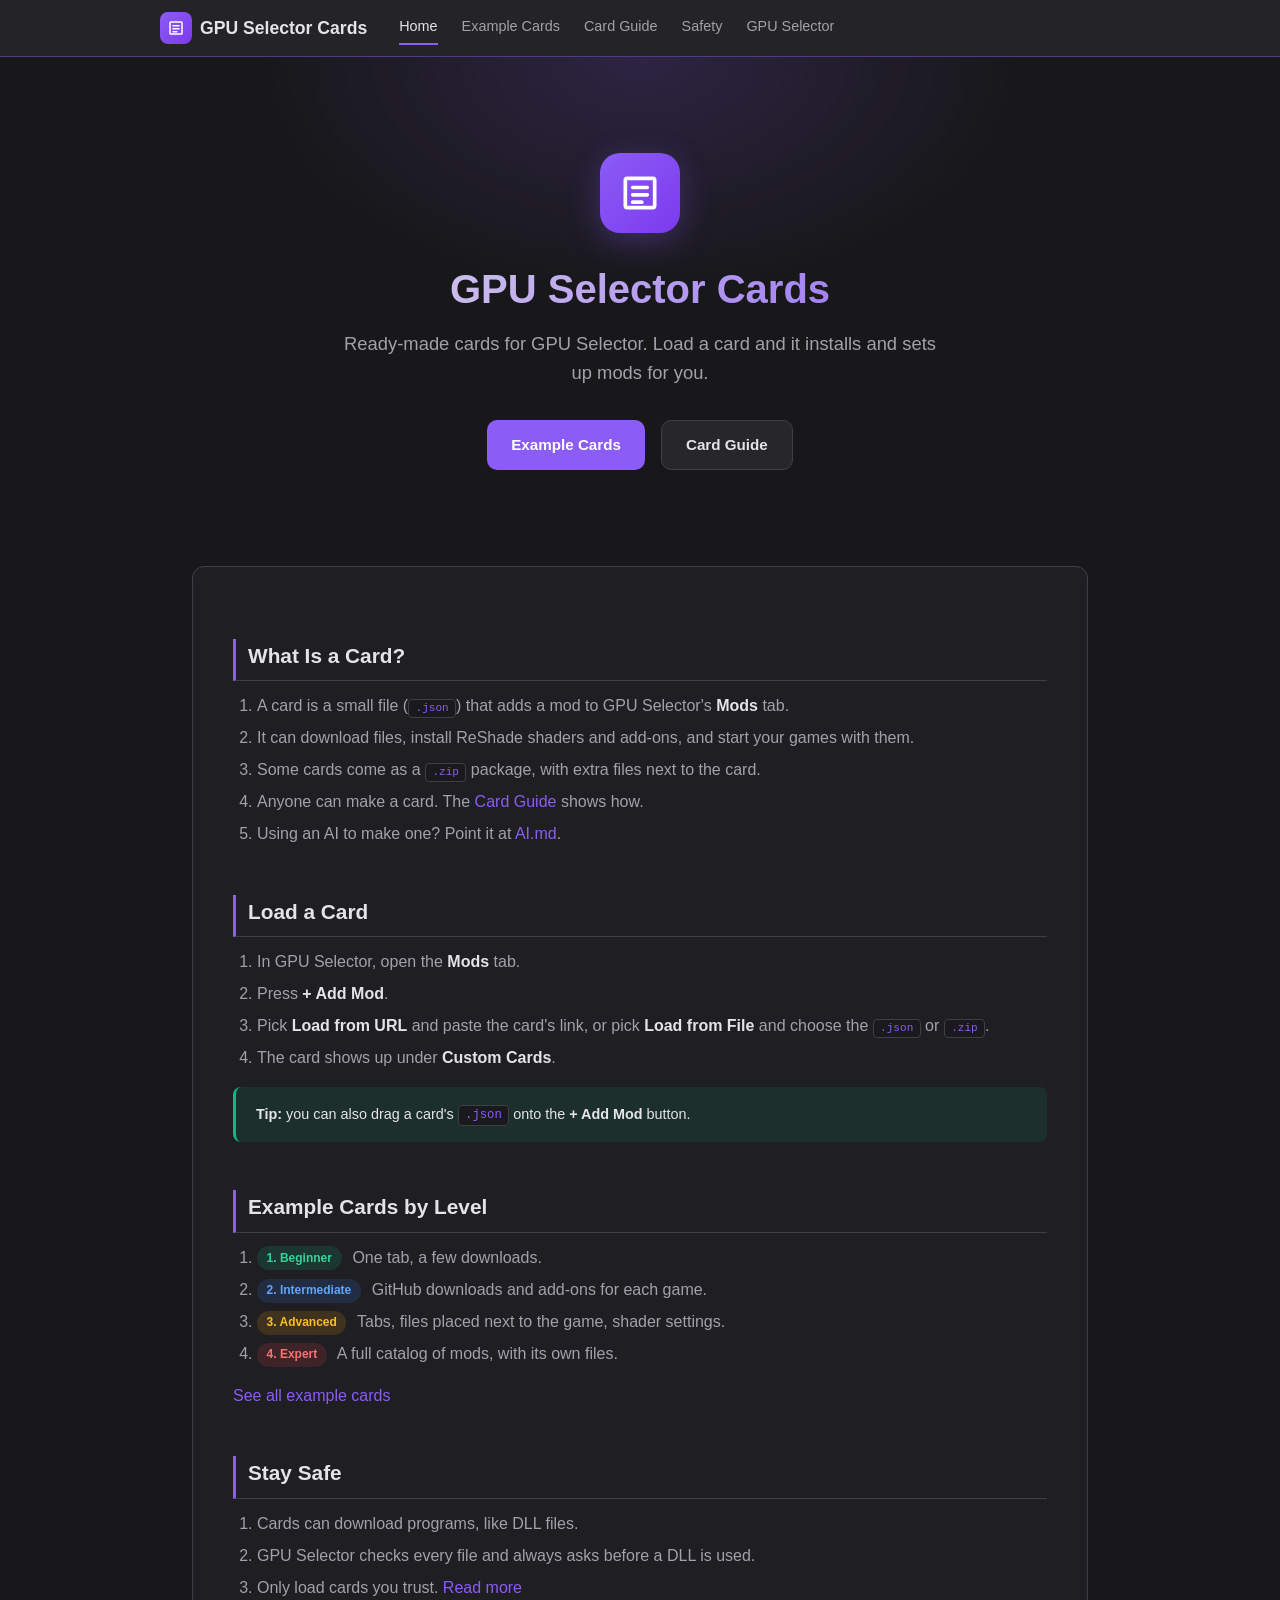
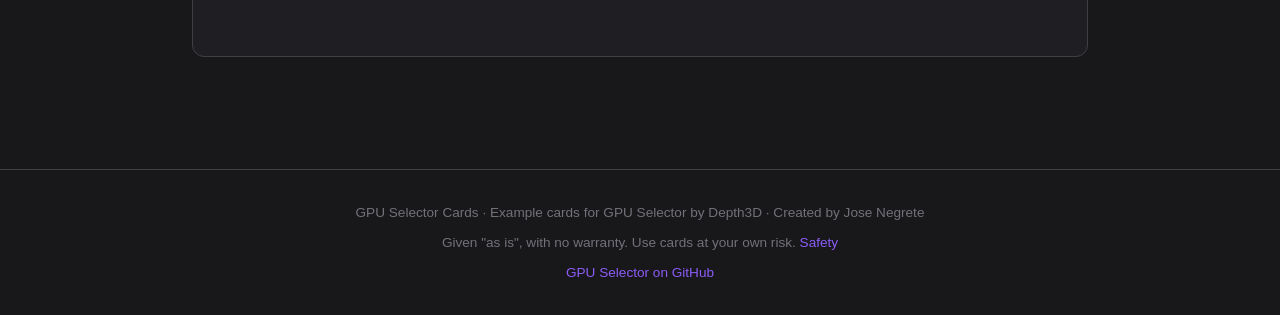
<file: docs/index.html>
<!DOCTYPE html>
<html lang="en">
<head>
    <meta charset="UTF-8">
    <meta name="viewport" content="width=device-width, initial-scale=1.0">
    <title>Home - GPU Selector Cards</title>
    <link rel="icon" href="assets/favicon.ico">
    <link rel="stylesheet" href="assets/style.css">
    <link rel="stylesheet" href="assets/cards.css">
</head>
<body>

<nav class="nav">
    <div class="nav-inner">
        <a href="index.html" class="nav-brand">
            <div class="nav-icon">
                <svg fill="none" stroke="currentColor" viewBox="0 0 24 24"><path stroke-linecap="round" stroke-linejoin="round" stroke-width="2" d="M4 5a1 1 0 011-1h14a1 1 0 011 1v14a1 1 0 01-1 1H5a1 1 0 01-1-1V5zM8 9h8M8 13h8M8 17h5"/></svg>
            </div>
            GPU Selector Cards
        </a>
        <button class="nav-toggle" aria-label="Toggle navigation">
            <svg fill="none" stroke="currentColor" viewBox="0 0 24 24"><path stroke-linecap="round" stroke-linejoin="round" stroke-width="2" d="M4 6h16M4 12h16M4 18h16"/></svg>
        </button>
        <div class="nav-links">
            <a href="index.html" class="active">Home</a>
            <a href="cards.html">Example Cards</a>
            <a href="guide.html">Card Guide</a>
            <a href="safety.html">Safety</a>
            <a href="https://blueskydefender.github.io/GPUSelector/">GPU Selector</a>
        </div>
    </div>
</nav>

<div class="container">
<section class="hero">
    <div class="hero-icon">
        <svg fill="none" stroke="currentColor" viewBox="0 0 24 24"><path stroke-linecap="round" stroke-linejoin="round" stroke-width="2" d="M4 5a1 1 0 011-1h14a1 1 0 011 1v14a1 1 0 01-1 1H5a1 1 0 01-1-1V5zM8 9h8M8 13h8M8 17h5"/></svg>
    </div>
    <h1>GPU Selector Cards</h1>
    <p>Ready-made cards for GPU Selector. Load a card and it installs and sets up mods for you.</p>
    <div class="hero-buttons">
        <a href="cards.html" class="btn btn-primary">Example Cards</a>
        <a href="guide.html" class="btn btn-secondary">Card Guide</a>
    </div>
</section>

<div class="guide-content">
    <h2>What Is a Card?</h2>
    <div class="section-content">
        <ol>
            <li>A card is a small file (<code>.json</code>) that adds a mod to GPU Selector's <strong>Mods</strong> tab.</li>
            <li>It can download files, install ReShade shaders and add-ons, and start your games with them.</li>
            <li>Some cards come as a <code>.zip</code> package, with extra files next to the card.</li>
            <li>Anyone can make a card. The <a href="guide.html">Card Guide</a> shows how.</li>
            <li>Using an AI to make one? Point it at <a href="https://github.com/BlueSkyDefender/GPU-Selector-Cards/blob/main/AI.md">AI.md</a>.</li>
        </ol>
    </div>

    <h2>Load a Card</h2>
    <div class="section-content">
        <ol>
            <li>In GPU Selector, open the <strong>Mods</strong> tab.</li>
            <li>Press <strong>+ Add Mod</strong>.</li>
            <li>Pick <strong>Load from URL</strong> and paste the card's link, or pick <strong>Load from File</strong> and choose the <code>.json</code> or <code>.zip</code>.</li>
            <li>The card shows up under <strong>Custom Cards</strong>.</li>
        </ol>
        <div class="tip">
            <strong>Tip:</strong> you can also drag a card's <code>.json</code> onto the <strong>+ Add Mod</strong> button.
        </div>
    </div>

    <h2>Example Cards by Level</h2>
    <div class="section-content">
        <ol>
            <li><span class="level level-1">1. Beginner</span> One tab, a few downloads.</li>
            <li><span class="level level-2">2. Intermediate</span> GitHub downloads and add-ons for each game.</li>
            <li><span class="level level-3">3. Advanced</span> Tabs, files placed next to the game, shader settings.</li>
            <li><span class="level level-4">4. Expert</span> A full catalog of mods, with its own files.</li>
        </ol>
        <p><a href="cards.html">See all example cards</a></p>
    </div>

    <h2>Stay Safe</h2>
    <div class="section-content">
        <ol>
            <li>Cards can download programs, like DLL files.</li>
            <li>GPU Selector checks every file and always asks before a DLL is used.</li>
            <li>Only load cards you trust. <a href="safety.html">Read more</a></li>
        </ol>
    </div>
</div>

</div>

<footer class="footer">
    <p>GPU Selector Cards &middot; Example cards for GPU Selector by Depth3D &middot; Created by Jose Negrete</p>
    <p style="margin-top: 0.5rem;">Given "as is", with no warranty. Use cards at your own risk. <a href="safety.html">Safety</a></p>
    <p style="margin-top: 0.5rem;">
        <a href="https://github.com/BlueSkyDefender/GPUSelector">GPU Selector on GitHub</a>
    </p>
</footer>

<script>
// Mobile nav toggle
const navToggle = document.querySelector('.nav-toggle');
const navLinks = document.querySelector('.nav-links');
if (navToggle) {
    navToggle.addEventListener('click', () => navLinks.classList.toggle('open'));
}

// Keep it shrimple: a few words have a 5% chance each to become a sea-food pun on each visit
// ("simple" -> "shrimple", "really" -> "krilly"...). Whole words only, capitals kept, code left alone.
(function ()
{
    const walker = document.createTreeWalker(document.body, NodeFilter.SHOW_TEXT,
    {
        acceptNode(node)
        {
            return node.parentElement && node.parentElement.closest('code, pre, script, style, textarea')
                ? NodeFilter.FILTER_REJECT : NodeFilter.FILTER_ACCEPT;
        }
    });
    const nodes = [];
    while (walker.nextNode())
    {
        nodes.push(walker.currentNode);
    }
    const puns = [
        [/\bsimple\b/gi, 'shrimple'], [/\bsimply\b/gi, 'shrimply'], [/\bperfect\b/gi, 'prawnfect'],
        [/\breally\b/gi, 'krilly'], [/\bsure\b/gi, 'shore'], [/\bcalm\b/gi, 'clam'],
        [/\bshell\b/gi, 'shellfish'], [/\boh my god\b/gi, 'oh my cod']
    ];
    // The pun in the word's own capitals: Simple -> Shrimple, SIMPLE -> SHRIMPLE
    function sameCase(word, pun)
    {
        if (word === word.toUpperCase())
        {
            return pun.toUpperCase();
        }
        return word[0] === word[0].toUpperCase() ? pun[0].toUpperCase() + pun.slice(1) : pun;
    }
    for (const node of nodes)
    {
        let text = node.nodeValue;
        for (const [pattern, pun] of puns)
        {
            text = text.replace(pattern, word => Math.random() < 0.05 ? sameCase(word, pun) : word);
        }
        node.nodeValue = text;
    }
})();
</script>

</body>
</html>
</file>
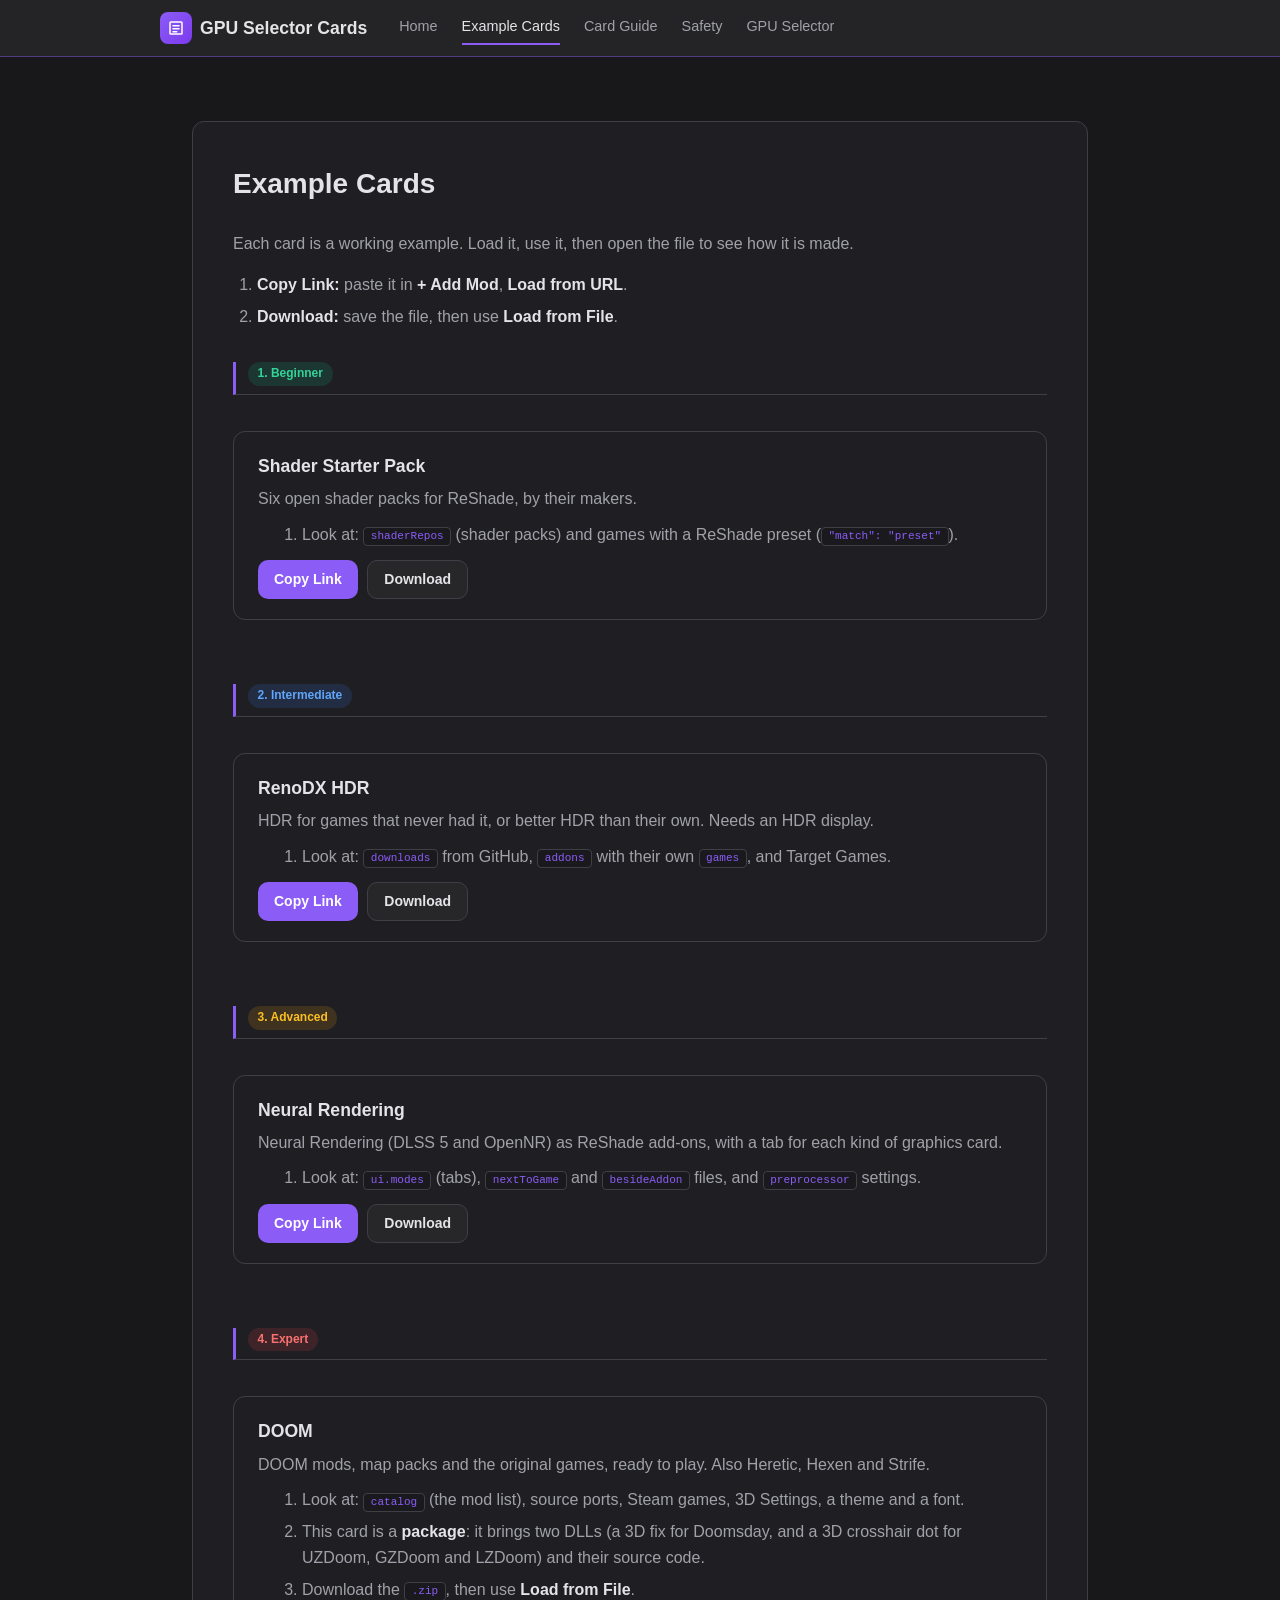
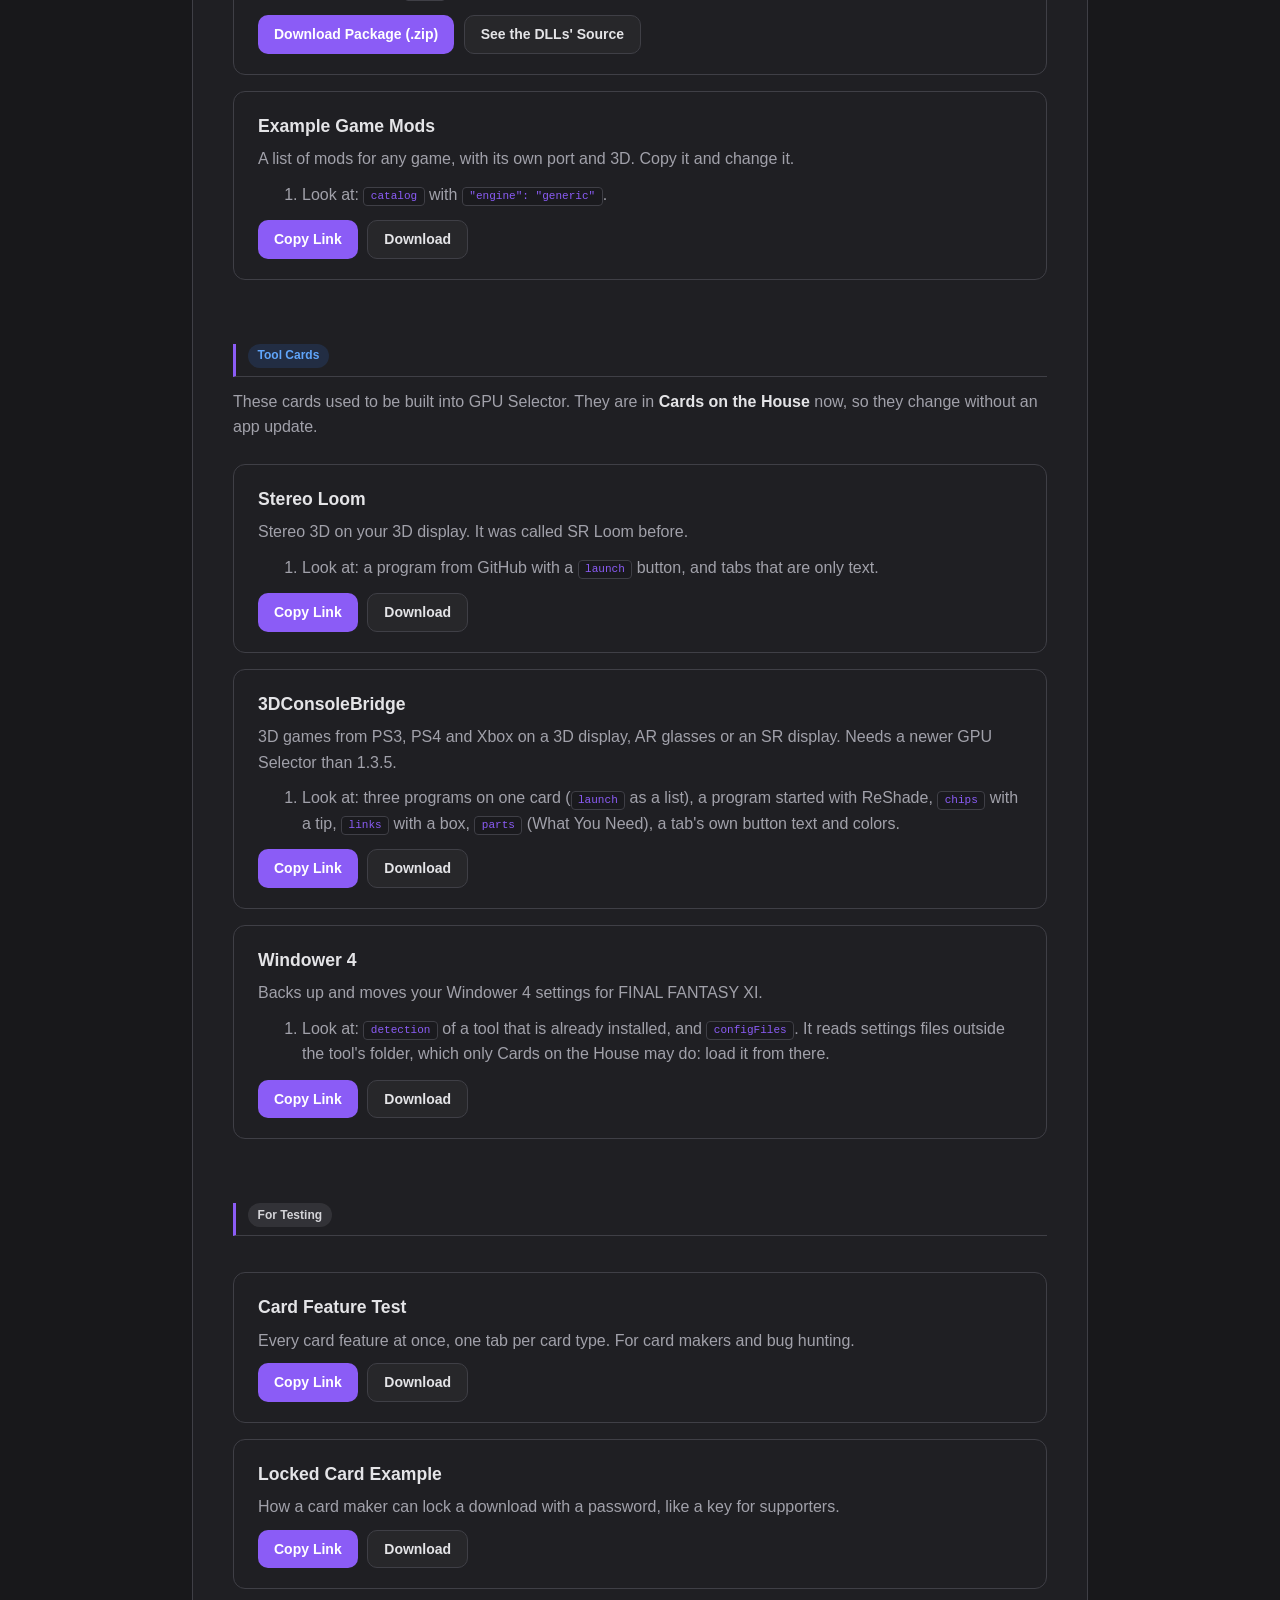
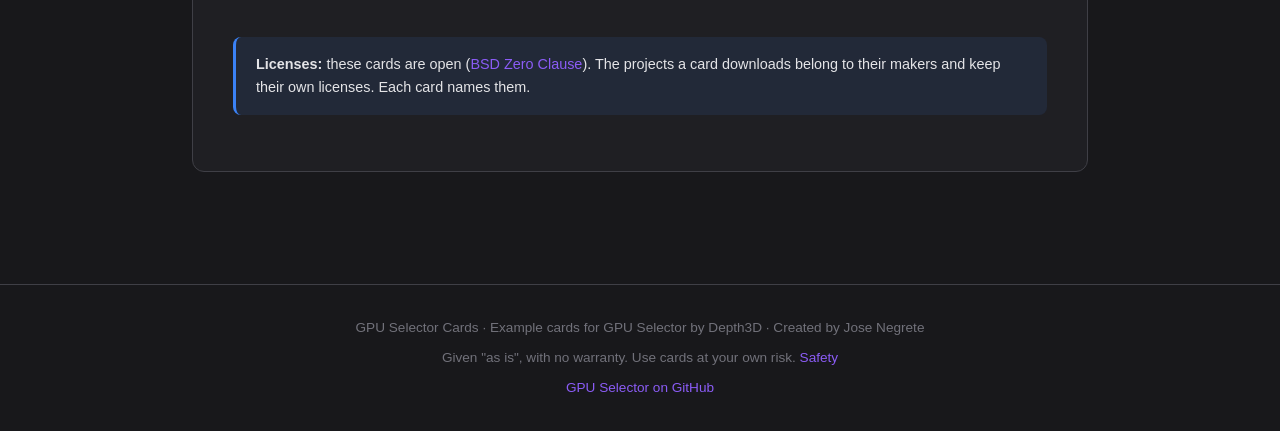
<file: docs/cards.html>
<!DOCTYPE html>
<html lang="en">
<head>
    <meta charset="UTF-8">
    <meta name="viewport" content="width=device-width, initial-scale=1.0">
    <title>Example Cards - GPU Selector Cards</title>
    <link rel="icon" href="assets/favicon.ico">
    <link rel="stylesheet" href="assets/style.css">
    <link rel="stylesheet" href="assets/cards.css">
</head>
<body>

<nav class="nav">
    <div class="nav-inner">
        <a href="index.html" class="nav-brand">
            <div class="nav-icon">
                <svg fill="none" stroke="currentColor" viewBox="0 0 24 24"><path stroke-linecap="round" stroke-linejoin="round" stroke-width="2" d="M4 5a1 1 0 011-1h14a1 1 0 011 1v14a1 1 0 01-1 1H5a1 1 0 01-1-1V5zM8 9h8M8 13h8M8 17h5"/></svg>
            </div>
            GPU Selector Cards
        </a>
        <button class="nav-toggle" aria-label="Toggle navigation">
            <svg fill="none" stroke="currentColor" viewBox="0 0 24 24"><path stroke-linecap="round" stroke-linejoin="round" stroke-width="2" d="M4 6h16M4 12h16M4 18h16"/></svg>
        </button>
        <div class="nav-links">
            <a href="index.html">Home</a>
            <a href="cards.html" class="active">Example Cards</a>
            <a href="guide.html">Card Guide</a>
            <a href="safety.html">Safety</a>
            <a href="https://blueskydefender.github.io/GPUSelector/">GPU Selector</a>
        </div>
    </div>
</nav>

<div class="container">
<div class="guide-content">
    <h1>Example Cards</h1>
    <p>Each card is a working example. Load it, use it, then open the file to see how it is made.</p>
    <ol>
        <li><strong>Copy Link:</strong> paste it in <strong>+ Add Mod</strong>, <strong>Load from URL</strong>.</li>
        <li><strong>Download:</strong> save the file, then use <strong>Load from File</strong>.</li>
    </ol>

    <h2><span class="level level-1">1. Beginner</span></h2>
    <div class="section-content">
        <div class="card-list">
            <div class="card-item">
                <h3>Shader Starter Pack</h3>
                <p>Six open shader packs for ReShade, by their makers.</p>
                <ol>
                    <li>Look at: <code>shaderRepos</code> (shader packs) and games with a ReShade preset (<code>"match": "preset"</code>).</li>
                </ol>
                <div class="card-buttons">
                    <a class="btn btn-primary" href="#" data-copy="cards/1-beginner/shader-starter-pack/shader_starter_pack.json">Copy Link</a>
                    <a class="btn btn-secondary" href="cards/1-beginner/shader-starter-pack/shader_starter_pack.json" download>Download</a>
                </div>
            </div>
        </div>
    </div>

    <h2><span class="level level-2">2. Intermediate</span></h2>
    <div class="section-content">
        <div class="card-list">
            <div class="card-item">
                <h3>RenoDX HDR</h3>
                <p>HDR for games that never had it, or better HDR than their own. Needs an HDR display.</p>
                <ol>
                    <li>Look at: <code>downloads</code> from GitHub, <code>addons</code> with their own <code>games</code>, and Target Games.</li>
                </ol>
                <div class="card-buttons">
                    <a class="btn btn-primary" href="#" data-copy="cards/2-intermediate/renodx-hdr/renodx_hdr.json">Copy Link</a>
                    <a class="btn btn-secondary" href="cards/2-intermediate/renodx-hdr/renodx_hdr.json" download>Download</a>
                </div>
            </div>
        </div>
    </div>

    <h2><span class="level level-3">3. Advanced</span></h2>
    <div class="section-content">
        <div class="card-list">
            <div class="card-item">
                <h3>Neural Rendering</h3>
                <p>Neural Rendering (DLSS 5 and OpenNR) as ReShade add-ons, with a tab for each kind of graphics card.</p>
                <ol>
                    <li>Look at: <code>ui.modes</code> (tabs), <code>nextToGame</code> and <code>besideAddon</code> files, and <code>preprocessor</code> settings.</li>
                </ol>
                <div class="card-buttons">
                    <a class="btn btn-primary" href="#" data-copy="cards/3-advanced/neural-rendering/neural_rendering.json">Copy Link</a>
                    <a class="btn btn-secondary" href="cards/3-advanced/neural-rendering/neural_rendering.json" download>Download</a>
                </div>
            </div>
        </div>
    </div>

    <h2><span class="level level-4">4. Expert</span></h2>
    <div class="section-content">
        <div class="card-list">
            <div class="card-item">
                <h3>DOOM</h3>
                <p>DOOM mods, map packs and the original games, ready to play. Also Heretic, Hexen and Strife.</p>
                <ol>
                    <li>Look at: <code>catalog</code> (the mod list), source ports, Steam games, 3D Settings, a theme and a font.</li>
                    <li>This card is a <strong>package</strong>: it brings two DLLs (a 3D fix for Doomsday, and a 3D crosshair dot for UZDoom, GZDoom and LZDoom) and their source code.</li>
                    <li>Download the <code>.zip</code>, then use <strong>Load from File</strong>.</li>
                </ol>
                <div class="card-buttons">
                    <a class="btn btn-primary" href="cards/4-expert/doom/doom_card_package.zip" download>Download Package (.zip)</a>
                    <a class="btn btn-secondary" href="https://github.com/BlueSkyDefender/GPU-Selector-Cards/tree/main/source">See the DLLs' Source</a>
                </div>
            </div>
            <div class="card-item">
                <h3>Example Game Mods</h3>
                <p>A list of mods for any game, with its own port and 3D. Copy it and change it.</p>
                <ol>
                    <li>Look at: <code>catalog</code> with <code>"engine": "generic"</code>.</li>
                </ol>
                <div class="card-buttons">
                    <a class="btn btn-primary" href="#" data-copy="cards/4-expert/any-game-catalog/any_game_catalog.json">Copy Link</a>
                    <a class="btn btn-secondary" href="cards/4-expert/any-game-catalog/any_game_catalog.json" download>Download</a>
                </div>
            </div>
        </div>
    </div>

    <h2><span class="level level-2">Tool Cards</span></h2>
    <div class="section-content">
        <p>These cards used to be built into GPU Selector. They are in <strong>Cards on the House</strong> now, so they change without an app update.</p>
        <div class="card-list">
            <div class="card-item">
                <h3>Stereo Loom</h3>
                <p>Stereo 3D on your 3D display. It was called SR Loom before.</p>
                <ol>
                    <li>Look at: a program from GitHub with a <code>launch</code> button, and tabs that are only text.</li>
                </ol>
                <div class="card-buttons">
                    <a class="btn btn-primary" href="#" data-copy="cards/tools/stereo-loom/stereo_loom.json">Copy Link</a>
                    <a class="btn btn-secondary" href="cards/tools/stereo-loom/stereo_loom.json" download>Download</a>
                </div>
            </div>
            <div class="card-item">
                <h3>3DConsoleBridge</h3>
                <p>3D games from PS3, PS4 and Xbox on a 3D display, AR glasses or an SR display. Needs a newer GPU Selector than 1.3.5.</p>
                <ol>
                    <li>Look at: three programs on one card (<code>launch</code> as a list), a program started with ReShade, <code>chips</code> with a tip, <code>links</code> with a box, <code>parts</code> (What You Need), a tab's own button text and colors.</li>
                </ol>
                <div class="card-buttons">
                    <a class="btn btn-primary" href="#" data-copy="cards/tools/3dconsolebridge/3dconsolebridge.json">Copy Link</a>
                    <a class="btn btn-secondary" href="cards/tools/3dconsolebridge/3dconsolebridge.json" download>Download</a>
                </div>
            </div>
            <div class="card-item">
                <h3>Windower 4</h3>
                <p>Backs up and moves your Windower 4 settings for FINAL FANTASY XI.</p>
                <ol>
                    <li>Look at: <code>detection</code> of a tool that is already installed, and <code>configFiles</code>. It reads settings files outside the tool's folder, which only Cards on the House may do: load it from there.</li>
                </ol>
                <div class="card-buttons">
                    <a class="btn btn-primary" href="#" data-copy="cards/tools/windower-4/windower_4.json">Copy Link</a>
                    <a class="btn btn-secondary" href="cards/tools/windower-4/windower_4.json" download>Download</a>
                </div>
            </div>
        </div>
    </div>

    <h2><span class="level level-test">For Testing</span></h2>
    <div class="section-content">
        <div class="card-list">
            <div class="card-item">
                <h3>Card Feature Test</h3>
                <p>Every card feature at once, one tab per card type. For card makers and bug hunting.</p>
                <div class="card-buttons">
                    <a class="btn btn-primary" href="#" data-copy="cards/testing/feature-test/feature_test.json">Copy Link</a>
                    <a class="btn btn-secondary" href="cards/testing/feature-test/feature_test.json" download>Download</a>
                </div>
            </div>
            <div class="card-item">
                <h3>Locked Card Example</h3>
                <p>How a card maker can lock a download with a password, like a key for supporters.</p>
                <div class="card-buttons">
                    <a class="btn btn-primary" href="#" data-copy="cards/testing/locked-card-example/locked_card_example.json">Copy Link</a>
                    <a class="btn btn-secondary" href="cards/testing/locked-card-example/locked_card_example.json" download>Download</a>
                </div>
            </div>
        </div>
    </div>

    <div class="note">
        <strong>Licenses:</strong> these cards are open (<a href="https://github.com/BlueSkyDefender/GPU-Selector-Cards/blob/main/LICENSE">BSD Zero Clause</a>). The projects a card downloads belong to their makers and keep their own licenses. Each card names them.
    </div>
</div>

<script>
// "Copy Link": the full link to the card on this site, for Load from URL
document.querySelectorAll('[data-copy]').forEach(button =>
{
    button.addEventListener('click', event =>
    {
        event.preventDefault();
        const link = new URL(button.dataset.copy, location.href).href;
        navigator.clipboard.writeText(link).then(() =>
        {
            const text = button.textContent;
            button.textContent = 'Copied';
            setTimeout(() => { button.textContent = text; }, 1500);
        });
    });
});
</script>

</div>

<footer class="footer">
    <p>GPU Selector Cards &middot; Example cards for GPU Selector by Depth3D &middot; Created by Jose Negrete</p>
    <p style="margin-top: 0.5rem;">Given "as is", with no warranty. Use cards at your own risk. <a href="safety.html">Safety</a></p>
    <p style="margin-top: 0.5rem;">
        <a href="https://github.com/BlueSkyDefender/GPUSelector">GPU Selector on GitHub</a>
    </p>
</footer>

<script>
// Mobile nav toggle
const navToggle = document.querySelector('.nav-toggle');
const navLinks = document.querySelector('.nav-links');
if (navToggle) {
    navToggle.addEventListener('click', () => navLinks.classList.toggle('open'));
}

// Keep it shrimple: a few words have a 5% chance each to become a sea-food pun on each visit
// ("simple" -> "shrimple", "really" -> "krilly"...). Whole words only, capitals kept, code left alone.
(function ()
{
    const walker = document.createTreeWalker(document.body, NodeFilter.SHOW_TEXT,
    {
        acceptNode(node)
        {
            return node.parentElement && node.parentElement.closest('code, pre, script, style, textarea')
                ? NodeFilter.FILTER_REJECT : NodeFilter.FILTER_ACCEPT;
        }
    });
    const nodes = [];
    while (walker.nextNode())
    {
        nodes.push(walker.currentNode);
    }
    const puns = [
        [/\bsimple\b/gi, 'shrimple'], [/\bsimply\b/gi, 'shrimply'], [/\bperfect\b/gi, 'prawnfect'],
        [/\breally\b/gi, 'krilly'], [/\bsure\b/gi, 'shore'], [/\bcalm\b/gi, 'clam'],
        [/\bshell\b/gi, 'shellfish'], [/\boh my god\b/gi, 'oh my cod']
    ];
    // The pun in the word's own capitals: Simple -> Shrimple, SIMPLE -> SHRIMPLE
    function sameCase(word, pun)
    {
        if (word === word.toUpperCase())
        {
            return pun.toUpperCase();
        }
        return word[0] === word[0].toUpperCase() ? pun[0].toUpperCase() + pun.slice(1) : pun;
    }
    for (const node of nodes)
    {
        let text = node.nodeValue;
        for (const [pattern, pun] of puns)
        {
            text = text.replace(pattern, word => Math.random() < 0.05 ? sameCase(word, pun) : word);
        }
        node.nodeValue = text;
    }
})();
</script>

</body>
</html>
</file>
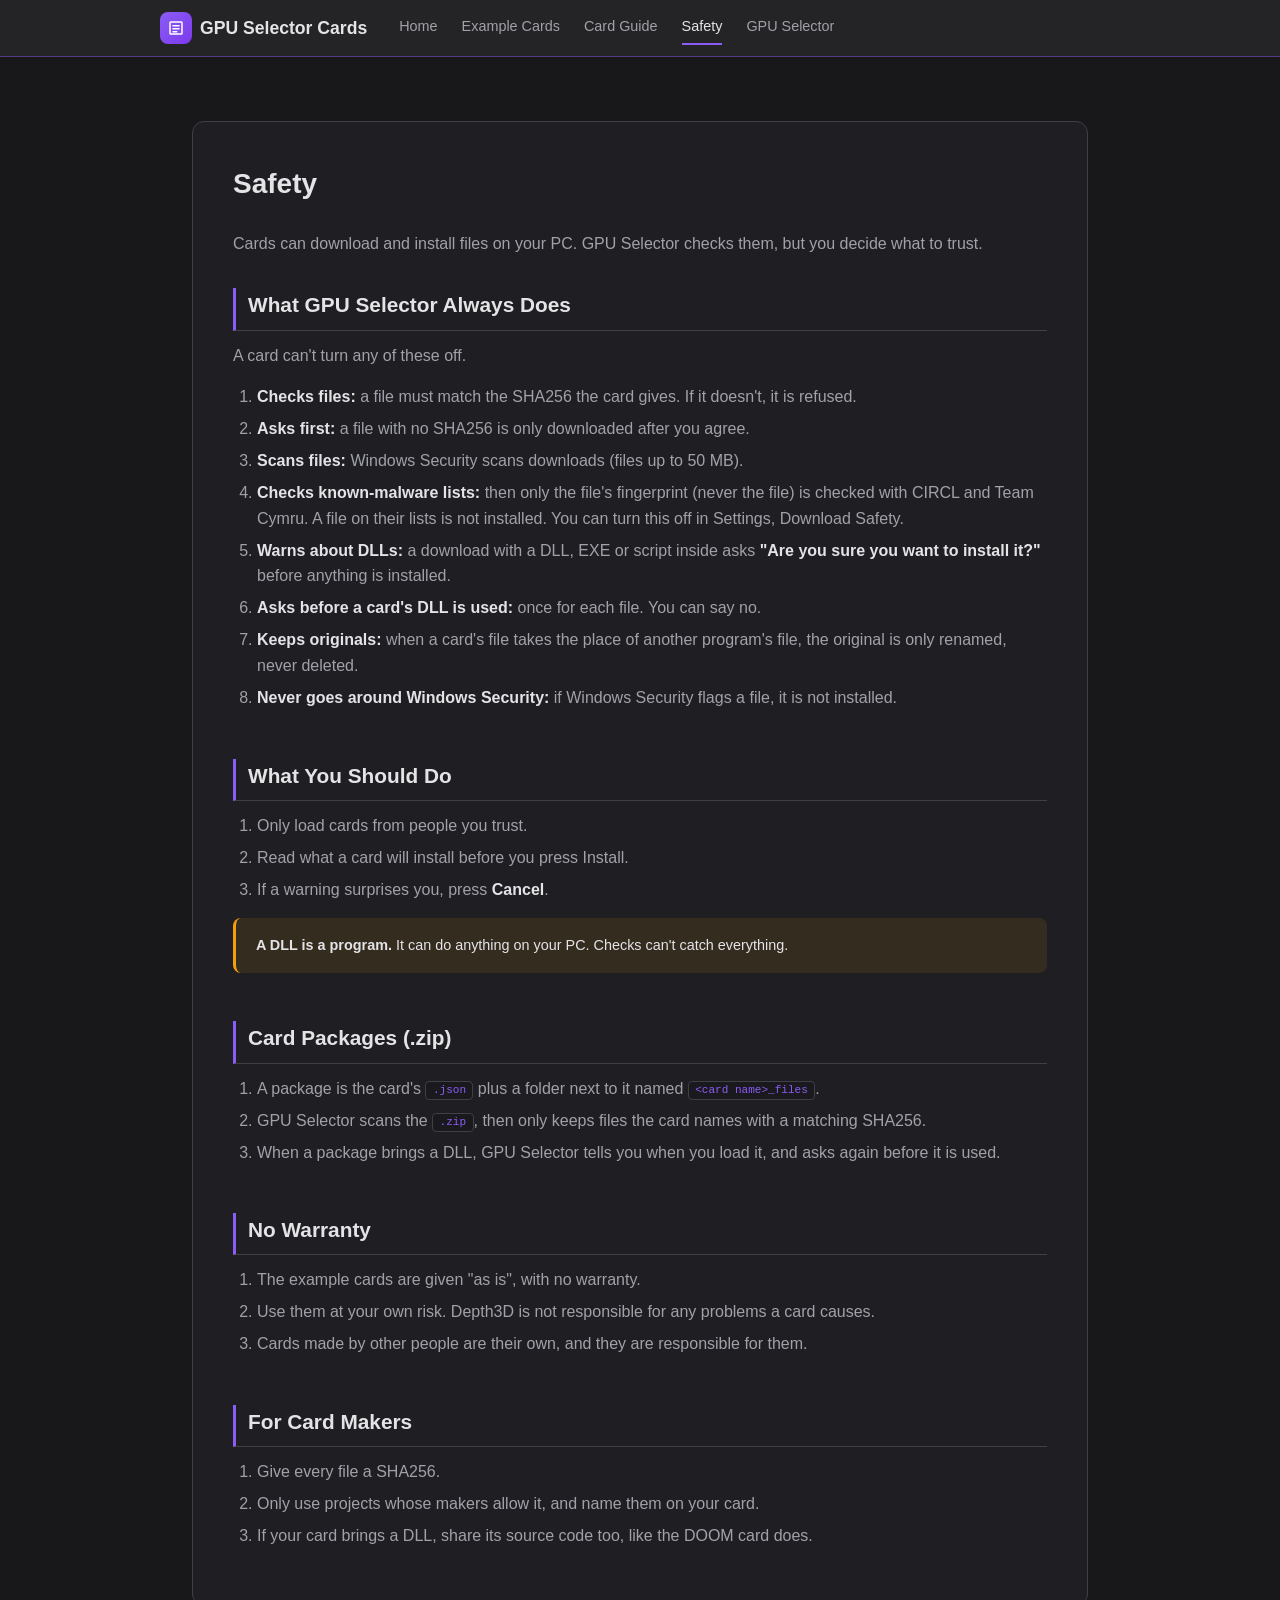
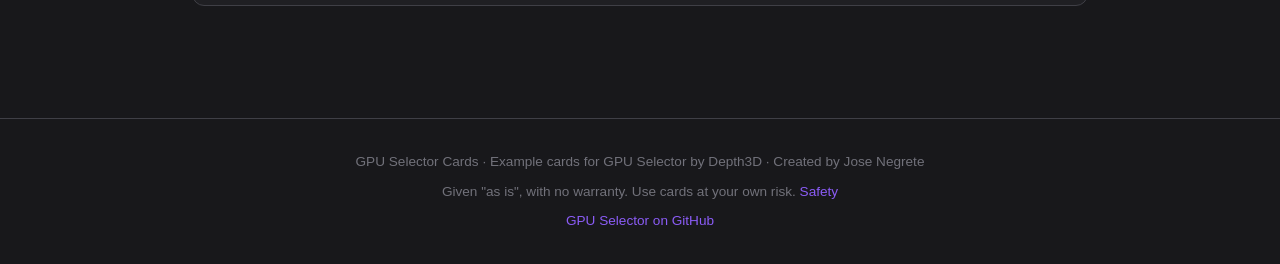
<file: docs/safety.html>
<!DOCTYPE html>
<html lang="en">
<head>
    <meta charset="UTF-8">
    <meta name="viewport" content="width=device-width, initial-scale=1.0">
    <title>Safety - GPU Selector Cards</title>
    <link rel="icon" href="assets/favicon.ico">
    <link rel="stylesheet" href="assets/style.css">
    <link rel="stylesheet" href="assets/cards.css">
</head>
<body>

<nav class="nav">
    <div class="nav-inner">
        <a href="index.html" class="nav-brand">
            <div class="nav-icon">
                <svg fill="none" stroke="currentColor" viewBox="0 0 24 24"><path stroke-linecap="round" stroke-linejoin="round" stroke-width="2" d="M4 5a1 1 0 011-1h14a1 1 0 011 1v14a1 1 0 01-1 1H5a1 1 0 01-1-1V5zM8 9h8M8 13h8M8 17h5"/></svg>
            </div>
            GPU Selector Cards
        </a>
        <button class="nav-toggle" aria-label="Toggle navigation">
            <svg fill="none" stroke="currentColor" viewBox="0 0 24 24"><path stroke-linecap="round" stroke-linejoin="round" stroke-width="2" d="M4 6h16M4 12h16M4 18h16"/></svg>
        </button>
        <div class="nav-links">
            <a href="index.html">Home</a>
            <a href="cards.html">Example Cards</a>
            <a href="guide.html">Card Guide</a>
            <a href="safety.html" class="active">Safety</a>
            <a href="https://blueskydefender.github.io/GPUSelector/">GPU Selector</a>
        </div>
    </div>
</nav>

<div class="container">
<div class="guide-content">
    <h1>Safety</h1>
    <p>Cards can download and install files on your PC. GPU Selector checks them, but you decide what to trust.</p>

    <h2>What GPU Selector Always Does</h2>
    <div class="section-content">
        <p>A card can't turn any of these off.</p>
        <ol>
            <li><strong>Checks files:</strong> a file must match the SHA256 the card gives. If it doesn't, it is refused.</li>
            <li><strong>Asks first:</strong> a file with no SHA256 is only downloaded after you agree.</li>
            <li><strong>Scans files:</strong> Windows Security scans downloads (files up to 50 MB).</li>
            <li><strong>Checks known-malware lists:</strong> then only the file's fingerprint (never the file) is checked with CIRCL and Team Cymru. A file on their lists is not installed. You can turn this off in Settings, Download Safety.</li>
            <li><strong>Warns about DLLs:</strong> a download with a DLL, EXE or script inside asks <strong>"Are you sure you want to install it?"</strong> before anything is installed.</li>
            <li><strong>Asks before a card's DLL is used:</strong> once for each file. You can say no.</li>
            <li><strong>Keeps originals:</strong> when a card's file takes the place of another program's file, the original is only renamed, never deleted.</li>
            <li><strong>Never goes around Windows Security:</strong> if Windows Security flags a file, it is not installed.</li>
        </ol>
    </div>

    <h2>What You Should Do</h2>
    <div class="section-content">
        <ol>
            <li>Only load cards from people you trust.</li>
            <li>Read what a card will install before you press Install.</li>
            <li>If a warning surprises you, press <strong>Cancel</strong>.</li>
        </ol>
        <div class="warning">
            <strong>A DLL is a program.</strong> It can do anything on your PC. Checks can't catch everything.
        </div>
    </div>

    <h2>Card Packages (.zip)</h2>
    <div class="section-content">
        <ol>
            <li>A package is the card's <code>.json</code> plus a folder next to it named <code>&lt;card name&gt;_files</code>.</li>
            <li>GPU Selector scans the <code>.zip</code>, then only keeps files the card names with a matching SHA256.</li>
            <li>When a package brings a DLL, GPU Selector tells you when you load it, and asks again before it is used.</li>
        </ol>
    </div>

    <h2>No Warranty</h2>
    <div class="section-content">
        <ol>
            <li>The example cards are given "as is", with no warranty.</li>
            <li>Use them at your own risk. Depth3D is not responsible for any problems a card causes.</li>
            <li>Cards made by other people are their own, and they are responsible for them.</li>
        </ol>
    </div>

    <h2>For Card Makers</h2>
    <div class="section-content">
        <ol>
            <li>Give every file a SHA256.</li>
            <li>Only use projects whose makers allow it, and name them on your card.</li>
            <li>If your card brings a DLL, share its source code too, like the DOOM card does.</li>
        </ol>
    </div>
</div>

</div>

<footer class="footer">
    <p>GPU Selector Cards &middot; Example cards for GPU Selector by Depth3D &middot; Created by Jose Negrete</p>
    <p style="margin-top: 0.5rem;">Given "as is", with no warranty. Use cards at your own risk. <a href="safety.html">Safety</a></p>
    <p style="margin-top: 0.5rem;">
        <a href="https://github.com/BlueSkyDefender/GPUSelector">GPU Selector on GitHub</a>
    </p>
</footer>

<script>
// Mobile nav toggle
const navToggle = document.querySelector('.nav-toggle');
const navLinks = document.querySelector('.nav-links');
if (navToggle) {
    navToggle.addEventListener('click', () => navLinks.classList.toggle('open'));
}

// Keep it shrimple: a few words have a 5% chance each to become a sea-food pun on each visit
// ("simple" -> "shrimple", "really" -> "krilly"...). Whole words only, capitals kept, code left alone.
(function ()
{
    const walker = document.createTreeWalker(document.body, NodeFilter.SHOW_TEXT,
    {
        acceptNode(node)
        {
            return node.parentElement && node.parentElement.closest('code, pre, script, style, textarea')
                ? NodeFilter.FILTER_REJECT : NodeFilter.FILTER_ACCEPT;
        }
    });
    const nodes = [];
    while (walker.nextNode())
    {
        nodes.push(walker.currentNode);
    }
    const puns = [
        [/\bsimple\b/gi, 'shrimple'], [/\bsimply\b/gi, 'shrimply'], [/\bperfect\b/gi, 'prawnfect'],
        [/\breally\b/gi, 'krilly'], [/\bsure\b/gi, 'shore'], [/\bcalm\b/gi, 'clam'],
        [/\bshell\b/gi, 'shellfish'], [/\boh my god\b/gi, 'oh my cod']
    ];
    // The pun in the word's own capitals: Simple -> Shrimple, SIMPLE -> SHRIMPLE
    function sameCase(word, pun)
    {
        if (word === word.toUpperCase())
        {
            return pun.toUpperCase();
        }
        return word[0] === word[0].toUpperCase() ? pun[0].toUpperCase() + pun.slice(1) : pun;
    }
    for (const node of nodes)
    {
        let text = node.nodeValue;
        for (const [pattern, pun] of puns)
        {
            text = text.replace(pattern, word => Math.random() < 0.05 ? sameCase(word, pun) : word);
        }
        node.nodeValue = text;
    }
})();
</script>

</body>
</html>
</file>
<file: docs/assets/style.css>
/* GPU Selector - GitHub Pages Theme */
:root {
    --bg-primary: #18181b;
    --bg-secondary: #27272a;
    --bg-card: #1f1f23;
    --text-primary: #e4e4e7;
    --text-secondary: #a1a1aa;
    --text-muted: #71717a;
    --accent: #ef4444;
    --accent-hover: #dc2626;
    --accent-rgb: 239, 68, 68;
    --accent-green: #10b981;
    --accent-blue: #3b82f6;
    --accent-amber: #f59e0b;
    --border: #3f3f46;
    --code-bg: #1a1a1e;
}

/* GPU vendor themes - detected via WebGL */
[data-gpu="nvidia"] {
    --accent: #22c55e;
    --accent-hover: #16a34a;
    --accent-rgb: 34, 197, 94;
}
[data-gpu="intel"] {
    --accent: #3b82f6;
    --accent-hover: #2563eb;
    --accent-rgb: 59, 130, 246;
}
[data-gpu="other"] {
    --accent: #a1a1aa;
    --accent-hover: #71717a;
    --accent-rgb: 161, 161, 170;
}

* { margin: 0; padding: 0; box-sizing: border-box; }

html { scroll-behavior: smooth; }

body {
    font-family: -apple-system, BlinkMacSystemFont, 'Segoe UI', Roboto, sans-serif;
    background: var(--bg-primary);
    color: var(--text-primary);
    line-height: 1.6;
}

a { color: var(--accent); text-decoration: none; transition: color 0.2s; }
a:hover { color: var(--accent-hover); text-decoration: underline; }

/* ── Navigation ── */
.nav {
    background: rgba(39, 39, 42, 0.85);
    backdrop-filter: blur(12px);
    -webkit-backdrop-filter: blur(12px);
    border-bottom: 1px solid var(--border);
    padding: 0 2rem;
    position: sticky;
    top: 0;
    z-index: 100;
}
.nav-inner {
    max-width: 960px;
    margin: 0 auto;
    display: flex;
    align-items: center;
    gap: 2rem;
    height: 56px;
}
.nav-brand {
    display: flex;
    align-items: center;
    gap: 0.5rem;
    font-weight: 700;
    font-size: 1.1rem;
    color: var(--text-primary);
    text-decoration: none;
}
.nav-brand:hover { color: var(--text-primary); text-decoration: none; }
.nav-icon {
    width: 32px;
    height: 32px;
    background: linear-gradient(135deg, var(--accent), var(--accent-hover));
    border-radius: 8px;
    display: flex;
    align-items: center;
    justify-content: center;
    transition: transform 0.3s, box-shadow 0.3s;
}
.nav-brand:hover .nav-icon {
    transform: scale(1.1) rotate(-3deg);
    box-shadow: 0 0 12px rgba(var(--accent-rgb), 0.4);
}
.nav-icon svg { width: 18px; height: 18px; color: white; }
.nav-links { display: flex; gap: 1.5rem; }
.nav-links a {
    color: var(--text-secondary);
    font-size: 0.9rem;
    padding: 0.25rem 0;
    border-bottom: 2px solid transparent;
    transition: color 0.2s, border-bottom-color 0.3s;
    position: relative;
}
.nav-links a:hover, .nav-links a.active {
    color: var(--text-primary);
    border-bottom-color: var(--accent);
    text-decoration: none;
}

/* ── Main content ── */
.container {
    max-width: 960px;
    margin: 0 auto;
    padding: 2rem;
}

/* ── Hero section ── */
.hero {
    text-align: center;
    padding: 4rem 2rem;
    animation: fadeInUp 0.6s ease-out;
}
.hero-icon {
    width: 80px;
    height: 80px;
    background: linear-gradient(135deg, var(--accent), var(--accent-hover));
    border-radius: 20px;
    display: flex;
    align-items: center;
    justify-content: center;
    margin: 0 auto 1.5rem;
    box-shadow: 0 8px 32px rgba(var(--accent-rgb), 0.3);
    animation: heroGlow 3s ease-in-out infinite alternate;
    transition: transform 0.3s;
}
.hero-icon:hover { transform: scale(1.08) rotate(-5deg); }
.hero-icon svg { width: 44px; height: 44px; color: white; }
.hero h1 {
    font-size: 2.5rem;
    font-weight: 800;
    margin-bottom: 0.5rem;
    background: linear-gradient(135deg, #e4e4e7 0%, var(--accent) 100%);
    -webkit-background-clip: text;
    -webkit-text-fill-color: transparent;
    background-clip: text;
}
.hero p {
    color: var(--text-secondary);
    font-size: 1.15rem;
    max-width: 600px;
    margin: 0 auto 2rem;
}
.hero-buttons { display: flex; gap: 1rem; justify-content: center; flex-wrap: wrap; }

/* ── Buttons ── */
.btn {
    display: inline-flex;
    align-items: center;
    gap: 0.5rem;
    padding: 0.75rem 1.5rem;
    border-radius: 10px;
    font-weight: 600;
    font-size: 0.95rem;
    transition: all 0.25s ease;
    border: none;
    cursor: pointer;
    position: relative;
    overflow: hidden;
}
.btn::after {
    content: '';
    position: absolute;
    inset: 0;
    background: linear-gradient(135deg, rgba(255,255,255,0.1) 0%, transparent 50%);
    opacity: 0;
    transition: opacity 0.25s;
}
.btn:hover::after { opacity: 1; }
.btn-primary {
    background: var(--accent);
    color: white;
}
.btn-primary:hover {
    background: var(--accent-hover);
    color: white;
    text-decoration: none;
    transform: translateY(-2px);
    box-shadow: 0 4px 16px rgba(var(--accent-rgb), 0.4);
}
.btn-secondary {
    background: var(--bg-secondary);
    color: var(--text-primary);
    border: 1px solid var(--border);
}
.btn-secondary:hover {
    background: var(--border);
    color: white;
    text-decoration: none;
    transform: translateY(-2px);
    box-shadow: 0 4px 12px rgba(0, 0, 0, 0.3);
}

/* ── Feature grid ── */
.features {
    display: grid;
    grid-template-columns: repeat(auto-fit, minmax(280px, 1fr));
    gap: 1.25rem;
    margin: 2rem 0;
}
.feature-card {
    background: var(--bg-card);
    border: 1px solid var(--border);
    border-radius: 12px;
    padding: 1.5rem;
    transition: transform 0.3s ease, border-color 0.3s, box-shadow 0.3s;
    cursor: default;
}
.feature-card:hover {
    transform: translateY(-4px);
    border-color: var(--accent);
    box-shadow: 0 8px 24px rgba(var(--accent-rgb), 0.15);
}
.feature-card h3 {
    font-size: 1rem;
    margin-bottom: 0.5rem;
    display: flex;
    align-items: center;
    gap: 0.5rem;
}
.feature-card p {
    color: var(--text-secondary);
    font-size: 0.875rem;
}

/* ── Guide pages ── */
.guide-content {
    background: var(--bg-card);
    border: 1px solid var(--border);
    border-radius: 12px;
    padding: 2.5rem;
    margin: 2rem 0;
    animation: fadeInUp 0.5s ease-out;
}
.guide-content h1 { font-size: 1.75rem; margin-bottom: 1.5rem; }
.guide-content h2 {
    font-size: 1.3rem;
    margin: 2rem 0 0.75rem;
    padding-bottom: 0.5rem;
    border-bottom: 1px solid var(--border);
    cursor: pointer;
    user-select: none;
    display: flex;
    align-items: center;
    justify-content: space-between;
}
.guide-content h2::after {
    content: '';
    width: 0;
    height: 0;
    border-left: 5px solid transparent;
    border-right: 5px solid transparent;
    border-top: 6px solid var(--text-muted);
    transition: transform 0.3s;
    flex-shrink: 0;
    margin-left: 0.5rem;
}
.guide-content h2.collapsed::after {
    transform: rotate(-90deg);
}
.guide-content .section-content {
    overflow: hidden;
    transition: max-height 0.4s ease, opacity 0.3s ease;
    max-height: 5000px;
    opacity: 1;
}
.guide-content .section-content.collapsed {
    max-height: 0;
    opacity: 0;
}
.guide-content h3 { font-size: 1.1rem; margin: 1.5rem 0 0.5rem; }
.guide-content p { margin-bottom: 1rem; color: var(--text-secondary); }
.guide-content ul, .guide-content ol {
    margin-bottom: 1rem;
    padding-left: 1.5rem;
    color: var(--text-secondary);
}
.guide-content li { margin-bottom: 0.4rem; }
.guide-content strong { color: var(--text-primary); }
.guide-content code {
    background: var(--code-bg);
    padding: 0.15rem 0.4rem;
    border-radius: 4px;
    font-size: 0.85em;
    color: var(--accent);
    border: 1px solid var(--border);
}
.guide-content table {
    width: 100%;
    border-collapse: collapse;
    margin: 1rem 0;
    font-size: 0.9rem;
}
.guide-content th, .guide-content td {
    padding: 0.6rem 1rem;
    text-align: left;
    border-bottom: 1px solid var(--border);
    transition: background 0.2s;
}
.guide-content th { color: var(--text-primary); font-weight: 600; }
.guide-content td { color: var(--text-secondary); }
.guide-content tr:hover td { background: rgba(255, 255, 255, 0.03); }

/* ── Tip/Note/Warning boxes ── */
.tip, .note, .warning {
    padding: 1rem 1.25rem;
    border-radius: 8px;
    margin: 1rem 0;
    font-size: 0.9rem;
    animation: fadeIn 0.4s ease-out;
}
.tip { background: rgba(16, 185, 129, 0.1); border-left: 3px solid var(--accent-green); }
.note { background: rgba(59, 130, 246, 0.1); border-left: 3px solid #3b82f6; }
.warning { background: rgba(245, 158, 11, 0.1); border-left: 3px solid #f59e0b; }

/* ── Guide nav cards ── */
.guide-grid {
    display: grid;
    grid-template-columns: repeat(auto-fit, minmax(280px, 1fr));
    gap: 1rem;
    margin: 2rem 0;
}
.guide-card {
    background: var(--bg-card);
    border: 1px solid var(--border);
    border-radius: 12px;
    padding: 1.5rem;
    transition: transform 0.3s ease, border-color 0.3s, box-shadow 0.3s;
    display: block;
    position: relative;
    overflow: hidden;
}
.guide-card::after {
    content: '\2192';
    position: absolute;
    right: 1.5rem;
    top: 50%;
    transform: translateY(-50%) translateX(-5px);
    opacity: 0;
    font-size: 1.2rem;
    color: var(--accent);
    transition: all 0.3s ease;
}
.guide-card:hover {
    transform: translateY(-4px);
    border-color: var(--accent);
    box-shadow: 0 8px 24px rgba(var(--accent-rgb), 0.15);
    text-decoration: none;
}
.guide-card:hover::after {
    opacity: 1;
    transform: translateY(-50%) translateX(0);
}
.guide-card h3 { margin-bottom: 0.5rem; color: var(--text-primary); }
.guide-card p { color: var(--text-secondary); font-size: 0.875rem; margin: 0; }

/* ── Video page ── */
.video-page-header {
    margin-bottom: 1.5rem;
    animation: fadeInUp 0.5s ease-out;
}
.video-page-header h1 {
    font-size: 1.75rem;
    margin-bottom: 0.5rem;
}
.video-page-header p {
    color: var(--text-secondary);
}

/* ── Video cards ── */
.video-list {
    display: flex;
    flex-direction: column;
    gap: 1rem;
    margin-top: 1rem;
}
.video-card {
    display: flex;
    flex-direction: row;
    align-items: stretch;
    gap: 1.25rem;
    background: var(--bg-card);
    border: 1px solid var(--border);
    border-radius: 12px;
    padding: 1rem;
    transition: transform 0.3s ease, border-color 0.3s, box-shadow 0.3s;
    text-decoration: none !important;
    color: inherit;
    overflow: hidden;
    animation: fadeInUp 0.5s ease-out backwards;
}
.video-card:hover {
    transform: translateY(-4px);
    border-color: var(--accent);
    box-shadow: 0 8px 24px rgba(var(--accent-rgb), 0.15);
    text-decoration: none !important;
    color: inherit;
}
.video-thumbnail {
    position: relative;
    flex-shrink: 0;
    width: 240px;
    height: 135px;
    border-radius: 8px;
    overflow: hidden;
    background: var(--bg-primary);
}
.video-thumbnail img {
    width: 100%;
    height: 100%;
    object-fit: cover;
    display: block;
    transition: transform 0.3s;
}
.video-card:hover .video-thumbnail img {
    transform: scale(1.05);
}
.video-play-icon {
    position: absolute;
    top: 0;
    left: 0;
    width: 100%;
    height: 100%;
    display: flex;
    align-items: center;
    justify-content: center;
    background: rgba(0, 0, 0, 0.3);
    opacity: 0;
    transition: opacity 0.3s;
    pointer-events: none;
}
.video-card:hover .video-play-icon {
    opacity: 1;
}
.video-play-icon svg {
    width: 44px;
    height: 44px;
    color: white;
    filter: drop-shadow(0 2px 8px rgba(0, 0, 0, 0.5));
}
.video-duration {
    position: absolute;
    bottom: 6px;
    right: 6px;
    background: rgba(0, 0, 0, 0.8);
    color: white;
    font-size: 0.75rem;
    font-weight: 600;
    padding: 0.15rem 0.4rem;
    border-radius: 4px;
    line-height: 1.3;
}
.video-info {
    display: flex;
    flex-direction: column;
    justify-content: center;
    min-width: 0;
    flex: 1;
}
.video-info h3 {
    font-size: 1.05rem;
    font-weight: 700;
    margin: 0 0 0.4rem 0;
    color: var(--text-primary);
}
.video-info p {
    color: var(--text-secondary);
    font-size: 0.875rem;
    margin: 0 0 0.75rem 0;
    line-height: 1.5;
}
.video-tags {
    display: flex;
    flex-wrap: wrap;
    gap: 0.4rem;
}
.video-tag {
    font-size: 0.7rem;
    font-weight: 600;
    text-transform: uppercase;
    letter-spacing: 0.03em;
    padding: 0.15rem 0.5rem;
    border-radius: 4px;
    background: rgba(var(--accent-rgb), 0.15);
    color: var(--accent);
}

@media (max-width: 700px) {
    .video-card {
        flex-direction: column;
    }
    .video-thumbnail {
        width: 100%;
        height: auto;
        aspect-ratio: 16 / 9;
    }
}

/* ── Back to top button ── */
.back-to-top {
    position: fixed;
    bottom: 2rem;
    right: 2rem;
    width: 44px;
    height: 44px;
    border-radius: 50%;
    background: var(--accent);
    color: white;
    border: none;
    cursor: pointer;
    display: flex;
    align-items: center;
    justify-content: center;
    box-shadow: 0 4px 16px rgba(var(--accent-rgb), 0.4);
    opacity: 0;
    visibility: hidden;
    transform: translateY(10px);
    transition: all 0.3s ease;
    z-index: 99;
}
.back-to-top.visible {
    opacity: 1;
    visibility: visible;
    transform: translateY(0);
}
.back-to-top:hover {
    background: var(--accent-hover);
    transform: translateY(-3px);
    box-shadow: 0 6px 20px rgba(var(--accent-rgb), 0.5);
}
.back-to-top svg { width: 20px; height: 20px; }

/* ── FAQ Search ── */
.faq-search {
    position: relative;
    margin-bottom: 1.5rem;
}
.faq-search input {
    width: 100%;
    padding: 0.75rem 1rem 0.75rem 2.75rem;
    background: var(--bg-primary);
    border: 1px solid var(--border);
    border-radius: 10px;
    color: var(--text-primary);
    font-size: 0.95rem;
    outline: none;
    transition: border-color 0.3s, box-shadow 0.3s;
}
.faq-search input:focus {
    border-color: var(--accent);
    box-shadow: 0 0 0 3px rgba(var(--accent-rgb), 0.15);
}
.faq-search input::placeholder { color: var(--text-muted); }
.faq-search svg {
    position: absolute;
    left: 0.85rem;
    top: 50%;
    transform: translateY(-50%);
    width: 18px;
    height: 18px;
    color: var(--text-muted);
    pointer-events: none;
}
.faq-no-results {
    text-align: center;
    color: var(--text-muted);
    padding: 2rem;
    display: none;
}

/* ── Section tags ── */
.section-tag {
    display: inline-block;
    font-size: 0.7rem;
    font-weight: 600;
    text-transform: uppercase;
    letter-spacing: 0.05em;
    padding: 0.15rem 0.5rem;
    border-radius: 4px;
    margin-left: 0.5rem;
    vertical-align: middle;
}
.section-tag.new { background: rgba(16, 185, 129, 0.2); color: var(--accent-green); }
.section-tag.updated { background: rgba(59, 130, 246, 0.2); color: var(--accent-blue); }

/* ── Partner bars ── */
.partner-list {
    display: flex;
    flex-direction: column;
    gap: 0.75rem;
    margin: 1rem 0;
}
a.partner-bar {
    display: flex;
    align-items: center;
    gap: 1rem;
    background: var(--bg-secondary);
    border: 1px solid var(--border);
    border-radius: 12px;
    padding: 1.25rem 1.5rem;
    text-decoration: none !important;
    color: var(--text-primary);
    transition: transform 0.3s ease, border-color 0.3s, box-shadow 0.3s;
    position: relative;
    overflow: hidden;
}
a.partner-bar:hover {
    transform: translateY(-3px);
    border-color: var(--accent);
    box-shadow: 0 6px 20px rgba(var(--accent-rgb), 0.15);
    color: var(--text-primary);
    text-decoration: none !important;
}
.partner-bar::after {
    content: '\2192';
    position: absolute;
    right: 1.5rem;
    font-size: 1.2rem;
    color: var(--accent);
    opacity: 0;
    transform: translateX(-5px);
    transition: all 0.3s ease;
}
.partner-bar:hover::after {
    opacity: 1;
    transform: translateX(0);
}
a.partner-bar h3 {
    font-size: 0.95rem;
    color: var(--text-primary) !important;
    margin: 0;
}
a.partner-bar p {
    font-size: 0.85rem;
    color: var(--text-secondary) !important;
    margin: 0;
}

/* ── Footer ── */
.footer {
    border-top: 1px solid var(--border);
    padding: 2rem;
    text-align: center;
    color: var(--text-muted);
    font-size: 0.85rem;
    margin-top: 3rem;
}
.footer a { transition: color 0.2s; }

/* ── Animations ── */
@keyframes fadeInUp {
    from { opacity: 0; transform: translateY(20px); }
    to { opacity: 1; transform: translateY(0); }
}
@keyframes fadeIn {
    from { opacity: 0; }
    to { opacity: 1; }
}
@keyframes heroGlow {
    from { box-shadow: 0 8px 32px rgba(var(--accent-rgb), 0.3); }
    to { box-shadow: 0 8px 48px rgba(var(--accent-rgb), 0.5), 0 0 60px rgba(var(--accent-rgb), 0.15); }
}

/* Staggered card entrance */
.feature-card, .guide-card {
    animation: fadeInUp 0.5s ease-out backwards;
}
.feature-card:nth-child(1), .guide-card:nth-child(1) { animation-delay: 0.05s; }
.feature-card:nth-child(2), .guide-card:nth-child(2) { animation-delay: 0.1s; }
.feature-card:nth-child(3), .guide-card:nth-child(3) { animation-delay: 0.15s; }
.feature-card:nth-child(4), .guide-card:nth-child(4) { animation-delay: 0.2s; }
.feature-card:nth-child(5), .guide-card:nth-child(5) { animation-delay: 0.25s; }
.feature-card:nth-child(6) { animation-delay: 0.3s; }

/* ── Mobile hamburger menu ── */
.nav-toggle {
    display: none;
    background: none;
    border: none;
    color: var(--text-primary);
    cursor: pointer;
    padding: 0.5rem;
    margin-left: auto;
}
.nav-toggle svg { width: 24px; height: 24px; }

/* ── Responsive ── */
@media (max-width: 700px) {
    .hero h1 { font-size: 1.75rem; }
    .nav-inner { padding: 0 1rem; gap: 1rem; }
    .nav-toggle { display: flex; }
    .nav-links {
        display: none;
        position: absolute;
        top: 56px;
        left: 0;
        right: 0;
        background: var(--bg-secondary);
        border-bottom: 1px solid var(--border);
        flex-direction: column;
        padding: 1rem 1.5rem;
        gap: 0.5rem;
    }
    .nav-links.open { display: flex; }
    .nav-links a { padding: 0.5rem 0; }
    .container { padding: 1rem; }
    .guide-content { padding: 1.5rem; }
    .back-to-top { bottom: 1rem; right: 1rem; width: 40px; height: 40px; }
}
</file>
<file: docs/assets/cards.css>
/* GPU Selector Cards: a few extras on top of GPU Selector's own site style (style.css) */

/* The sister site's own look: one violet accent (the main site follows the visitor's GPU brand) */
:root, :root[data-gpu] {
    --accent: #8b5cf6;
    --accent-hover: #7c3aed;
    --accent-rgb: 139, 92, 246;
}
.nav { border-bottom: 1px solid rgba(var(--accent-rgb), 0.45); }
.hero {
    background: radial-gradient(ellipse 60% 70% at 50% 0%, rgba(var(--accent-rgb), 0.18), transparent 70%);
    border-radius: 0 0 24px 24px;
    /* Start right under the menu bar (the page's top padding), so the glow has no dark gap above it */
    margin-top: -2rem;
    padding-top: 6rem;
}
.guide-content h2 { border-left: 3px solid var(--accent); padding-left: 0.75rem; }

/* Level badges */
.level {
    display: inline-block;
    padding: 0.15rem 0.6rem;
    border-radius: 999px;
    font-size: 0.75rem;
    font-weight: 600;
    margin-right: 0.4rem;
    vertical-align: middle;
}
.level-1 { background: rgba(16, 185, 129, 0.15); color: #34d399; }
.level-2 { background: rgba(59, 130, 246, 0.15); color: #60a5fa; }
.level-3 { background: rgba(245, 158, 11, 0.15); color: #fbbf24; }
.level-4 { background: rgba(239, 68, 68, 0.15); color: #f87171; }
.level-test { background: rgba(161, 161, 170, 0.15); color: #d4d4d8; }

/* Example card rows */
.card-list { display: flex; flex-direction: column; gap: 1rem; margin: 1.5rem 0 2rem; }
.card-item {
    background: var(--bg-card);
    border: 1px solid var(--border);
    border-radius: 12px;
    padding: 1.25rem 1.5rem;
}
.card-item h3 { margin: 0 0 0.4rem; font-size: 1.1rem; }
.card-item p { color: var(--text-secondary); margin: 0 0 0.6rem; }
.card-item ol, .card-item ul { color: var(--text-secondary); margin: 0 0 0.8rem 1.25rem; }
.card-item .card-buttons { display: flex; gap: 0.6rem; flex-wrap: wrap; }
.card-item .btn { padding: 0.45rem 1rem; font-size: 0.875rem; }

/* The exported card guide (its own boxes, in this site's colors) */
.guide-content h2::after { display: none; }   /* no collapsing on this site */
.card-guide pre {
    background: var(--code-bg);
    border: 1px solid var(--border);
    border-radius: 8px;
    padding: 1rem;
    overflow-x: auto;
    font-size: 0.85rem;
    margin: 1rem 0;
}
.card-guide .info, .card-guide .success, .card-guide .warning, .card-guide .toc {
    padding: 1rem 1.25rem;
    border-radius: 8px;
    margin: 1rem 0;
}
.card-guide .info { background: rgba(59, 130, 246, 0.1); border-left: 3px solid #3b82f6; }
.card-guide .success { background: rgba(16, 185, 129, 0.1); border-left: 3px solid var(--accent-green); }
.card-guide .warning { background: rgba(245, 158, 11, 0.1); border-left: 3px solid #f59e0b; }
.card-guide .toc { background: var(--bg-secondary); border: 1px solid var(--border); }
.card-guide .toc ul { margin-bottom: 0; }
.card-guide table { display: block; overflow-x: auto; }
</file>
